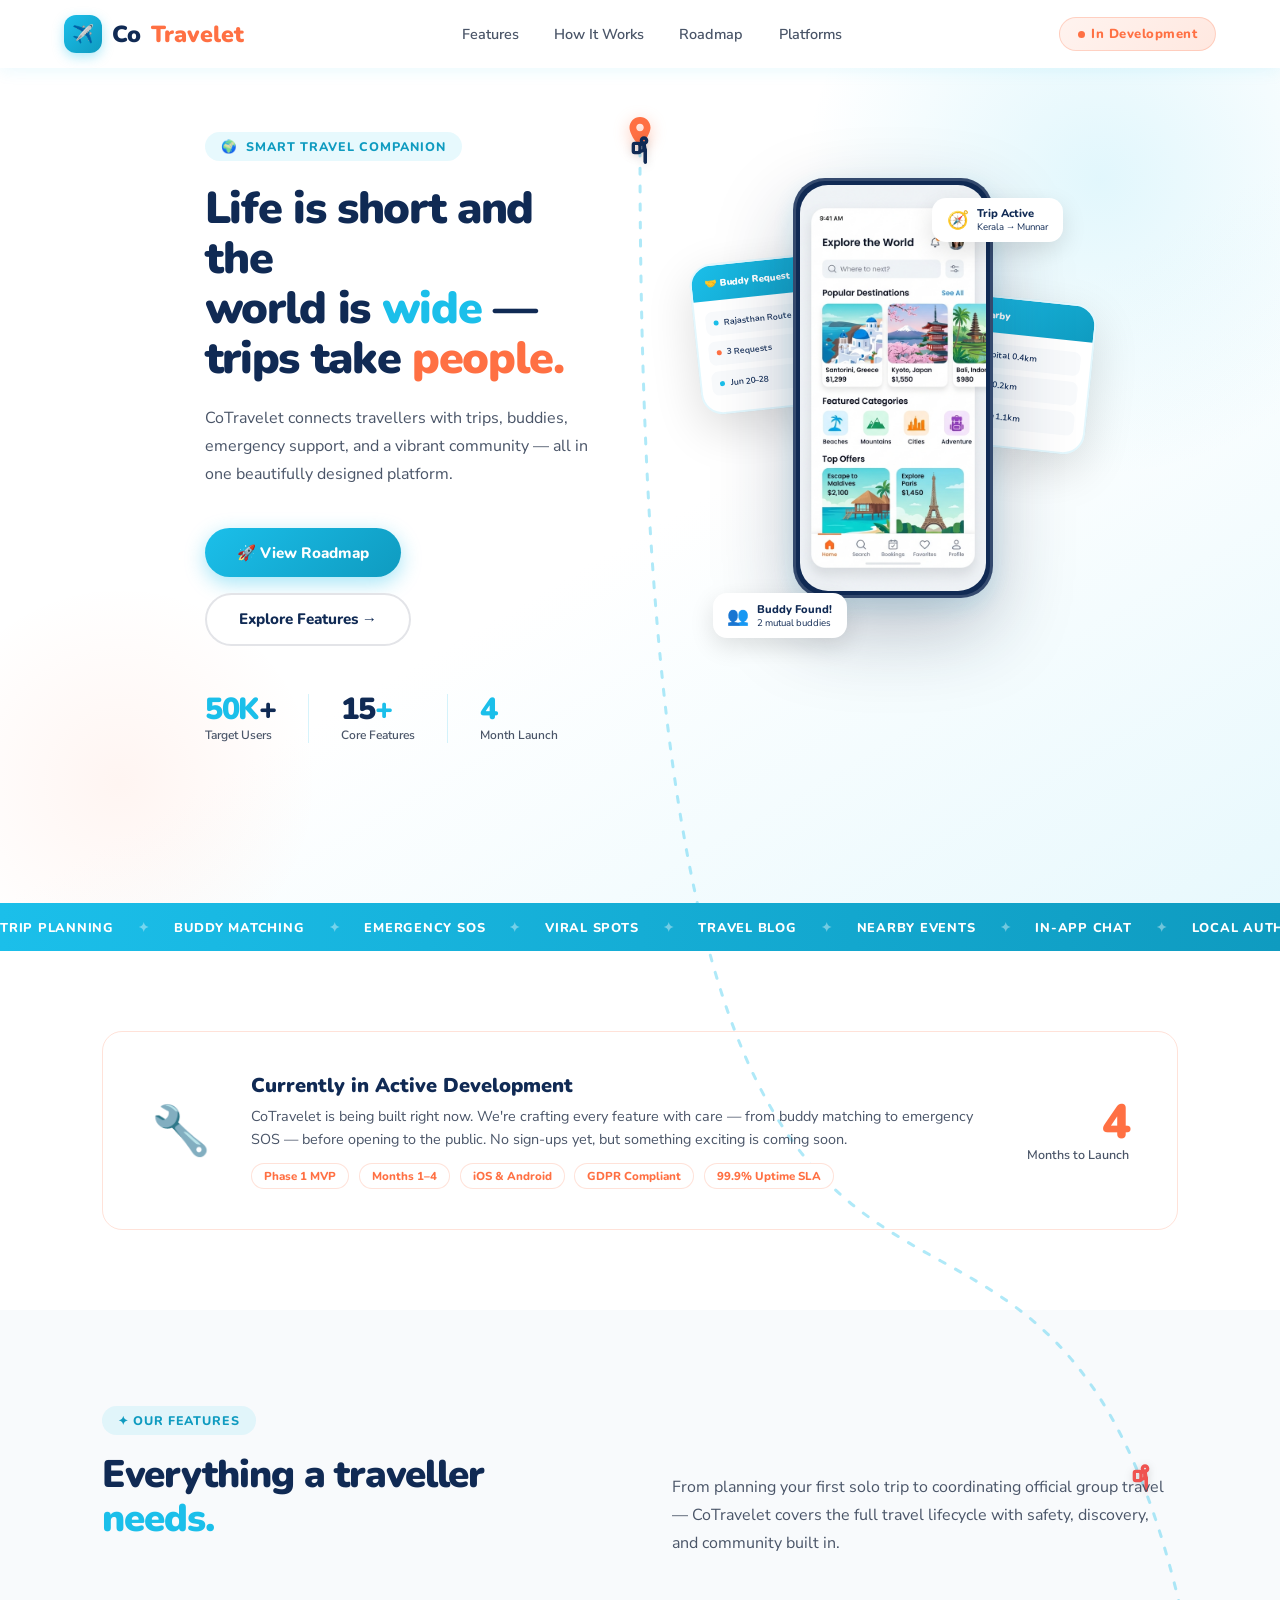
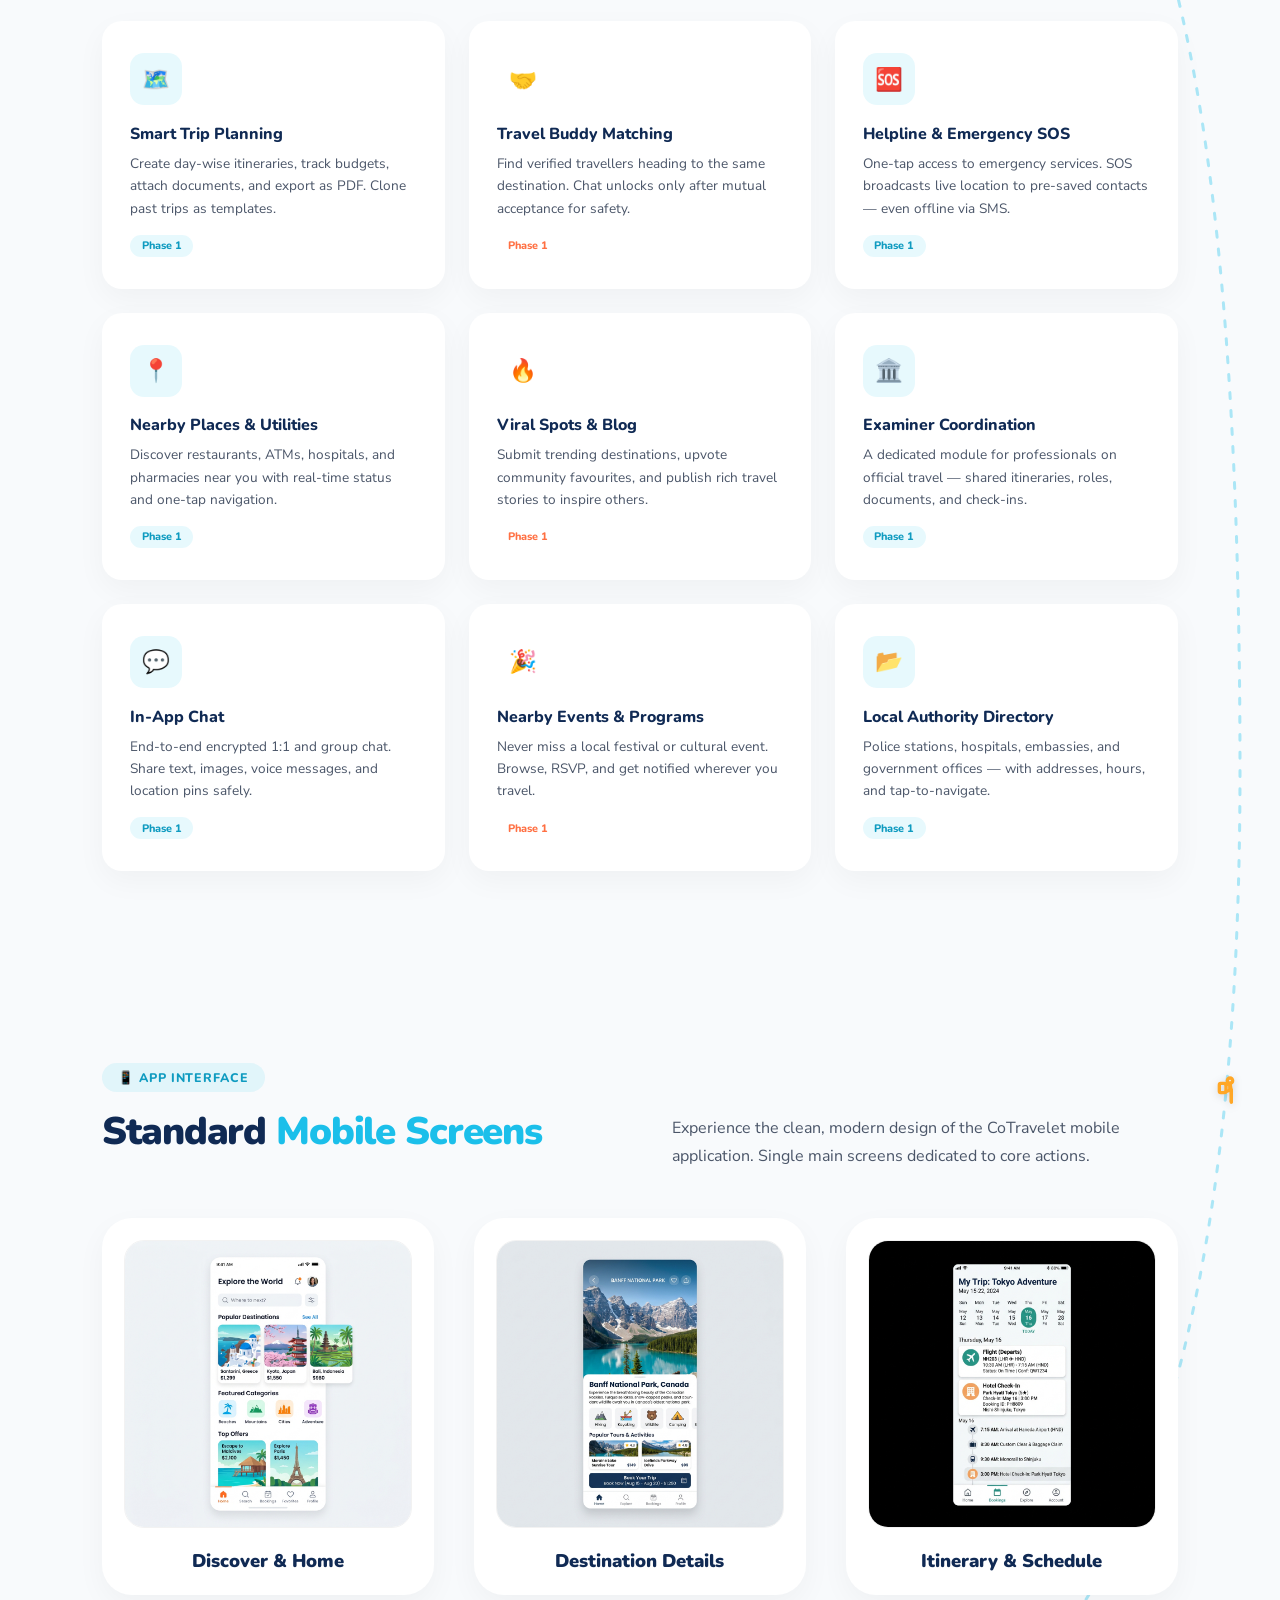
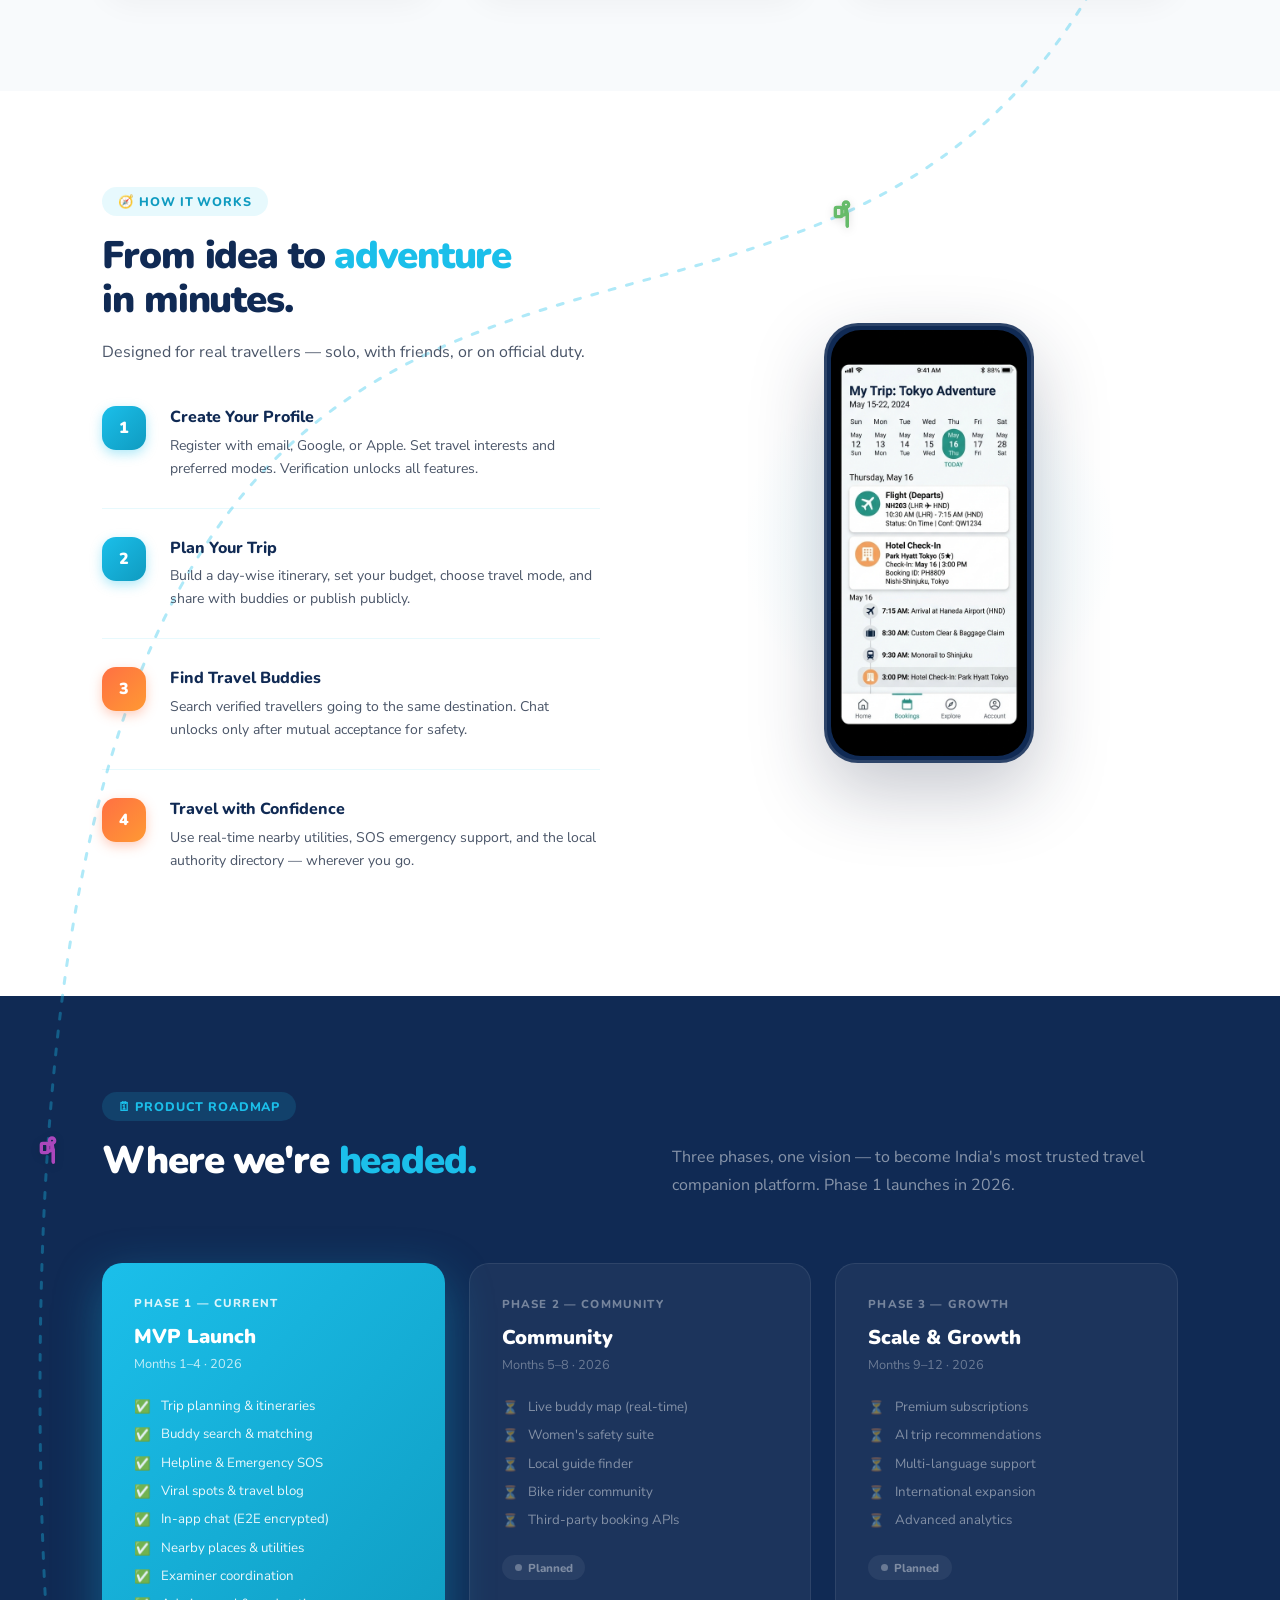
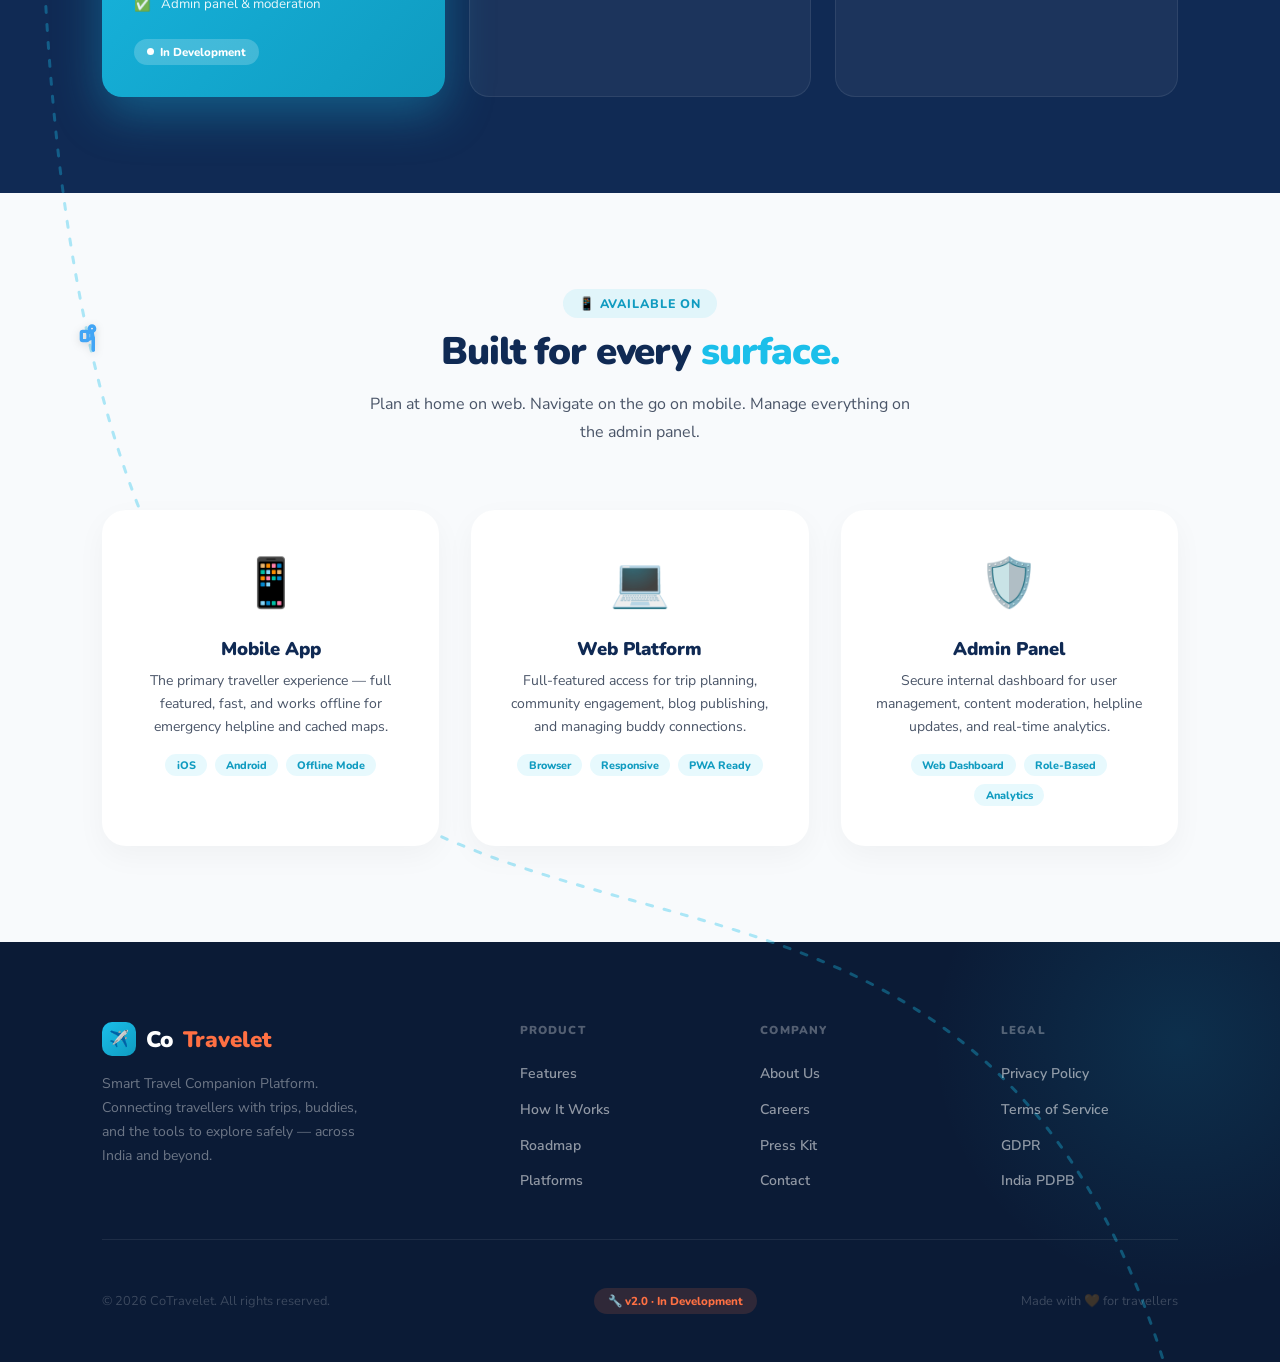
<file: index.html>
<!DOCTYPE html>
<html lang="en">
<head>
<meta charset="UTF-8" />
<meta name="viewport" content="width=device-width, initial-scale=1.0" />
<title>CoTravelet — Smart Travel Companion</title>
<link href="https://fonts.googleapis.com/css2?family=Nunito:wght@400;600;700;800;900&family=Nunito+Sans:wght@300;400;600&display=swap" rel="stylesheet" />
<style>
:root {
  --navy: #102A54;
  --navy2: #0B1B36;
  --sky: #1BBFEA;
  --sky-light: rgba(27, 191, 234, 0.1);
  --sky-dark: #0F9BC0;
  --orange: #FF7043;
  --white: #FFFFFF;
  --gray-bg: #F8FAFC;
  --text: #4A5568;
  --card-shadow: 0 10px 30px rgba(0,0,0,0.04);
}
*, *::before, *::after { box-sizing: border-box; margin: 0; padding: 0; }
html { scroll-behavior: smooth; }
body { font-family: 'Nunito Sans', sans-serif; background: var(--white); color: var(--text); overflow-x: hidden; position: relative; }

nav {
  position: fixed; top: 0; left: 0; right: 0; z-index: 200;
  display: flex; align-items: center; justify-content: space-between;
  padding: 0 5vw; height: 68px;
  background: rgba(255,255,255,0.95);
  backdrop-filter: blur(16px);
  box-shadow: 0 2px 16px rgba(27,191,234,0.10);
}
.nav-logo { display: flex; align-items: center; gap: 10px; font-family: 'Nunito', sans-serif; font-size: 1.45rem; font-weight: 900; color: var(--navy); text-decoration: none; }
.nav-logo .logo-icon { width: 38px; height: 38px; border-radius: 12px; background: linear-gradient(135deg, var(--sky) 0%, var(--sky-dark) 100%); display: flex; align-items: center; justify-content: center; font-size: 1.1rem; box-shadow: 0 4px 12px rgba(27,191,234,0.35); }
.nav-logo .accent { color: var(--orange); }
.nav-links { display: flex; align-items: center; gap: 2.2rem; list-style: none; }
.nav-links a { font-size: 0.9rem; font-weight: 600; color: var(--gray-text); text-decoration: none; transition: color 0.2s; }
.nav-links a:hover { color: var(--sky); }
.nav-badge { background: linear-gradient(135deg, #FFF3EF, #FFE8E0); color: var(--orange); border: 1.5px solid rgba(255,112,67,0.25); padding: 0.45rem 1.1rem; border-radius: 50px; font-family: 'Nunito', sans-serif; font-size: 0.82rem; font-weight: 800; letter-spacing: 0.04em; display: flex; align-items: center; gap: 6px; }
.nav-badge .dot { width: 7px; height: 7px; border-radius: 50%; background: var(--orange); animation: pulse 2s infinite; }
@keyframes pulse { 0%,100%{opacity:1;transform:scale(1);} 50%{opacity:0.5;transform:scale(0.7);} }

.hero { min-height: 100vh; padding-top: 68px; display: grid; grid-template-columns: 1fr 1fr; align-items: center; position: relative; overflow: hidden; background: linear-gradient(150deg, var(--white) 55%, var(--sky-light) 100%); }
.hero-blob { position: absolute; top: -120px; right: -120px; width: 600px; height: 600px; border-radius: 50%; background: radial-gradient(circle, rgba(27,191,234,0.13) 0%, transparent 70%); pointer-events: none; }
.hero-blob2 { position: absolute; bottom: -80px; left: -80px; width: 400px; height: 400px; border-radius: 50%; background: radial-gradient(circle, rgba(255,112,67,0.07) 0%, transparent 70%); pointer-events: none; }
.hero-left { padding: 4rem 3rem 4rem 8vw; position: relative; z-index: 2; }
.hero-tag { display: inline-flex; align-items: center; gap: 8px; background: var(--sky-light); color: var(--sky-dark); border-radius: 50px; padding: 0.38rem 1rem; font-family: 'Nunito', sans-serif; font-size: 0.78rem; font-weight: 800; letter-spacing: 0.08em; text-transform: uppercase; margin-bottom: 1.4rem; }
.hero-title { font-family: 'Nunito', sans-serif; font-size: clamp(2.2rem, 3.5vw, 3.8rem); font-weight: 900; line-height: 1.12; color: var(--navy); letter-spacing: -0.03em; margin-bottom: 1.25rem; }
.hero-title .sky { color: var(--sky); }
.hero-title .orange { color: var(--orange); }
.hero-sub { font-size: 1rem; line-height: 1.75; color: var(--gray-text); max-width: 440px; margin-bottom: 2.5rem; font-weight: 400; }
.hero-actions { display: flex; gap: 1rem; flex-wrap: wrap; margin-bottom: 3rem; }
.btn-sky { background: linear-gradient(135deg, var(--sky) 0%, var(--sky-dark) 100%); color: white; border: none; padding: 0.9rem 2rem; border-radius: 50px; font-family: 'Nunito', sans-serif; font-size: 0.95rem; font-weight: 800; cursor: pointer; box-shadow: 0 6px 20px rgba(27,191,234,0.4); text-decoration: none; display: inline-flex; align-items: center; gap: 8px; transition: transform 0.2s, box-shadow 0.2s; }
.btn-sky:hover { transform: translateY(-2px); box-shadow: 0 10px 28px rgba(27,191,234,0.5); }
.btn-ghost { background: white; color: var(--navy); border: 2px solid rgba(26,35,64,0.12); padding: 0.9rem 2rem; border-radius: 50px; font-family: 'Nunito', sans-serif; font-size: 0.95rem; font-weight: 800; cursor: pointer; text-decoration: none; display: inline-flex; align-items: center; gap: 8px; transition: border-color 0.2s, transform 0.2s; }
.btn-ghost:hover { border-color: var(--sky); color: var(--sky); transform: translateY(-2px); }
.hero-stats { display: flex; gap: 2rem; }
.stat { display: flex; flex-direction: column; padding-right: 2rem; border-right: 1px solid rgba(27,191,234,0.18); }
.stat:last-child { border-right: none; }
.stat-num { font-family: 'Nunito', sans-serif; font-size: 1.9rem; font-weight: 900; color: var(--navy); letter-spacing: -0.04em; line-height: 1; }
.stat-num .sky { color: var(--sky); }
.stat-label { font-size: 0.75rem; color: var(--gray-text); font-weight: 600; margin-top: 3px; }

.hero-right { position: relative; display: flex; align-items: center; justify-content: center; padding: 4rem 5vw 4rem 2rem; z-index: 2; }
.phones-wrap { position: relative; width: 320px; height: 520px; }
.phone-main { position: absolute; left: 50%; top: 0; transform: translateX(-50%); width: 200px; background: var(--navy); border-radius: 32px; overflow: hidden; box-shadow: 0 32px 80px rgba(26,35,64,0.28), 0 8px 24px rgba(27,191,234,0.15); border: 3px solid rgba(255,255,255,0.15); z-index: 2; }
.phone-screen-top { background: linear-gradient(160deg, var(--sky) 0%, #0EA5D4 100%); padding: 1.5rem 1rem 2rem; text-align: center; position: relative; }
.phone-app-name { font-family: 'Nunito', sans-serif; font-size: 0.65rem; font-weight: 900; color: rgba(255,255,255,0.9); letter-spacing: 0.12em; text-transform: uppercase; margin-bottom: 1rem; }
.phone-globe { width: 60px; height: 60px; margin: 0 auto 0.75rem; background: rgba(255,255,255,0.2); border-radius: 50%; display: flex; align-items: center; justify-content: center; font-size: 1.6rem; }
.phone-tagline { font-family: 'Nunito', sans-serif; font-size: 0.7rem; font-weight: 800; color: white; line-height: 1.4; }
.phone-screen-body { background: var(--gray-bg); padding: 1rem 0.75rem; }
.phone-dest-label { font-size: 0.55rem; text-transform: uppercase; letter-spacing: 0.1em; color: var(--gray-text); font-weight: 700; margin-bottom: 0.5rem; }
.phone-card { background: white; border-radius: 10px; padding: 0.6rem; margin-bottom: 0.5rem; display: flex; gap: 0.5rem; align-items: center; box-shadow: 0 2px 8px rgba(0,0,0,0.06); }
.phone-card-img { width: 36px; height: 36px; border-radius: 7px; flex-shrink: 0; display:flex;align-items:center;justify-content:center;font-size:1.1rem; }
.phone-card-sky { background: linear-gradient(135deg, #1BBFEA33, #0EA5D433); }
.phone-card-orange { background: linear-gradient(135deg, #FF704333, #FF993333); }
.phone-card-purple { background: linear-gradient(135deg, #A78BFA33, #7C3AED33); }
.phone-card-inner { flex: 1; }
.phone-card-title { font-family: 'Nunito', sans-serif; font-size: 0.6rem; font-weight: 800; color: var(--navy); }
.phone-card-sub { font-size: 0.52rem; color: var(--gray-text); margin-top: 1px; }
.phone-card-badge { background: var(--sky-light); color: var(--sky-dark); border-radius: 50px; padding: 2px 7px; font-size: 0.48rem; font-weight: 800; }
.phone-sos { background: linear-gradient(135deg, #FF7043, #FF9933); border-radius: 8px; padding: 0.5rem; text-align: center; margin-top: 0.5rem; font-family: 'Nunito', sans-serif; font-size: 0.6rem; font-weight: 900; color: white; letter-spacing: 0.08em; }
.phone-side { position: absolute; width: 148px; background: white; border-radius: 22px; overflow: hidden; box-shadow: 0 16px 48px rgba(0,0,0,0.14); border: 2px solid rgba(27,191,234,0.12); }
.phone-side-left { top: 80px; left: -38px; z-index: 1; transform: rotate(-6deg); }
.phone-side-right { top: 120px; right: -38px; z-index: 1; transform: rotate(6deg); }
.phone-side-head { background: linear-gradient(135deg, var(--sky) 0%, var(--sky-dark) 100%); padding: 0.7rem 0.8rem; }
.phone-side-head-text { font-family: 'Nunito', sans-serif; font-size: 0.6rem; font-weight: 900; color: white; }
.phone-side-inner { padding: 0.65rem; }
.phone-side-row { background: var(--gray-bg); border-radius: 7px; padding: 0.4rem 0.5rem; margin-bottom: 0.4rem; font-size: 0.52rem; color: var(--navy); font-weight: 600; display: flex; align-items: center; gap: 5px; }
.phone-side-dot { width: 5px; height: 5px; border-radius: 50%; background: var(--sky); flex-shrink: 0; }
.phone-side-dot.orange { background: var(--orange); }
.float-badge { position: absolute; background: white; border-radius: 14px; padding: 0.6rem 0.9rem; box-shadow: 0 8px 24px rgba(0,0,0,0.12); display: flex; align-items: center; gap: 8px; z-index: 3; animation: floatBadge 4s ease-in-out infinite; }
.float-badge-1 { top: 20px; right: -10px; animation-delay: 0s; }
.float-badge-2 { bottom: 60px; left: -20px; animation-delay: -2s; }
@keyframes floatBadge { 0%,100%{transform:translateY(0);} 50%{transform:translateY(-8px);} }
.fb-icon { font-size: 1.1rem; }
.fb-text { font-family: 'Nunito', sans-serif; font-size: 0.7rem; font-weight: 800; color: var(--navy); line-height: 1.2; }
.fb-sub { font-size: 0.6rem; color: var(--gray-text); font-weight: 400; }

.ticker-wrap { background: linear-gradient(90deg, var(--sky) 0%, var(--sky-dark) 100%); overflow: hidden; padding: 0.8rem 0; white-space: nowrap; }
.ticker-track { display: inline-flex; animation: ticker 28s linear infinite; }
.ticker-item { display: inline-flex; align-items: center; gap: 1.5rem; padding-right: 3rem; font-family: 'Nunito', sans-serif; font-size: 0.8rem; font-weight: 800; color: white; letter-spacing: 0.06em; text-transform: uppercase; }
.ticker-sep { opacity: 0.4; }
@keyframes ticker { from{transform:translateX(0);} to{transform:translateX(-50%);} }

section { padding: 6rem 8vw; }
.tag-pill { display: inline-flex; align-items: center; gap: 7px; background: var(--sky-light); color: var(--sky-dark); border-radius: 50px; padding: 0.38rem 1rem; font-family: 'Nunito', sans-serif; font-size: 0.78rem; font-weight: 800; letter-spacing: 0.07em; text-transform: uppercase; margin-bottom: 1.1rem; }
.tag-pill.orange-pill { background: var(--orange-light); color: var(--orange); }
.sec-title { font-family: 'Nunito', sans-serif; font-size: clamp(1.9rem, 3vw, 2.8rem); font-weight: 900; color: var(--navy); letter-spacing: -0.03em; line-height: 1.15; margin-bottom: 1rem; }
.sec-title .sky { color: var(--sky); }
.sec-title .orange { color: var(--orange); }
.sec-body { font-size: 1rem; line-height: 1.75; color: var(--gray-text); max-width: 540px; }

#services { background: var(--gray-bg); }
.services-header { display: grid; grid-template-columns: 1fr 1fr; gap: 4rem; align-items: end; margin-bottom: 4rem; }
.services-grid { display: grid; grid-template-columns: repeat(3, 1fr); gap: 1.5rem; }
.svc-card { background: white; border-radius: 20px; padding: 2rem 1.75rem; box-shadow: var(--card-shadow); transition: transform 0.25s, box-shadow 0.25s; position: relative; overflow: hidden; cursor: default; }
.svc-card::before { content: ''; position: absolute; top: 0; left: 0; right: 0; height: 4px; background: linear-gradient(90deg, var(--sky) 0%, var(--sky-dark) 100%); opacity: 0; transition: opacity 0.25s; }
.svc-card:hover { transform: translateY(-6px); box-shadow: 0 20px 50px rgba(27,191,234,0.15); }
.svc-card:hover::before { opacity: 1; }
.svc-card:nth-child(3n-1)::before { background: linear-gradient(90deg, var(--orange), #FF9933); }
.svc-icon-wrap { width: 52px; height: 52px; border-radius: 14px; background: var(--sky-light); display: flex; align-items: center; justify-content: center; font-size: 1.4rem; margin-bottom: 1.1rem; }
.svc-card:nth-child(3n-1) .svc-icon-wrap { background: var(--orange-light); }
.svc-title { font-family: 'Nunito', sans-serif; font-size: 1rem; font-weight: 800; color: var(--navy); margin-bottom: 0.5rem; }
.svc-desc { font-size: 0.85rem; line-height: 1.65; color: var(--gray-text); }
.svc-badge { display: inline-block; margin-top: 0.9rem; background: var(--sky-light); color: var(--sky-dark); border-radius: 50px; padding: 0.22rem 0.7rem; font-family: 'Nunito', sans-serif; font-size: 0.68rem; font-weight: 800; }
.svc-card:nth-child(3n-1) .svc-badge { background: var(--orange-light); color: var(--orange); }

#how { background: var(--white); }
.how-grid { display: grid; grid-template-columns: 1fr 1fr; gap: 5rem; align-items: center; }
.steps { display: flex; flex-direction: column; }
.step-item { display: flex; gap: 1.5rem; padding: 1.75rem 0; border-bottom: 1px solid rgba(27,191,234,0.1); transition: padding-left 0.25s; }
.step-item:first-child { padding-top: 0; }
.step-item:last-child { border-bottom: none; }
.step-item:hover { padding-left: 8px; }
.step-num-wrap { width: 44px; height: 44px; border-radius: 14px; flex-shrink: 0; background: linear-gradient(135deg, var(--sky) 0%, var(--sky-dark) 100%); display: flex; align-items: center; justify-content: center; font-family: 'Nunito', sans-serif; font-size: 1rem; font-weight: 900; color: white; box-shadow: 0 4px 12px rgba(27,191,234,0.35); }
.step-num-wrap.orange { background: linear-gradient(135deg, var(--orange), #FF9933); box-shadow: 0 4px 12px rgba(255,112,67,0.35); }
.step-title { font-family: 'Nunito', sans-serif; font-size: 1rem; font-weight: 800; color: var(--navy); margin-bottom: 0.35rem; }
.step-body { font-size: 0.875rem; line-height: 1.65; color: var(--gray-text); }
.how-visual { position: relative; display: flex; align-items: center; justify-content: center; }
.how-bg-circle { width: 380px; height: 380px; border-radius: 50%; background: radial-gradient(circle, var(--sky-light) 0%, transparent 70%); position: absolute; }
.how-phone { width: 210px; background: var(--navy); border-radius: 34px; overflow: hidden; box-shadow: 0 28px 72px rgba(26,35,64,0.25); border: 3px solid rgba(255,255,255,0.12); position: relative; z-index: 1; }
.how-phone-head { background: linear-gradient(160deg, var(--sky) 0%, var(--sky-dark) 100%); padding: 1.25rem 1rem 2rem; text-align: center; }
.how-scene-illus { font-size: 2.5rem; filter: drop-shadow(0 4px 12px rgba(0,0,0,0.15)); }
.how-phone-title { font-family: 'Nunito', sans-serif; font-size: 0.65rem; font-weight: 900; color: white; margin-top: 0.5rem; }
.how-phone-subtitle { font-size: 0.55rem; color: rgba(255,255,255,0.7); margin-top: 2px; }
.how-phone-body { background: var(--gray-bg); padding: 0.9rem; }
.how-row { background: white; border-radius: 10px; padding: 0.55rem 0.7rem; margin-bottom: 0.45rem; display: flex; align-items: center; gap: 0.55rem; box-shadow: 0 1px 4px rgba(0,0,0,0.04); }
.how-row-dot { width: 8px; height: 8px; border-radius: 50%; background: var(--sky); flex-shrink: 0; }
.how-row-dot.orange { background: var(--orange); }
.how-row-dot.green { background: #22C55E; }
.how-row-text { font-size: 0.58rem; font-weight: 700; color: var(--navy); flex: 1; }
.how-row-tag { background: var(--sky-light); color: var(--sky-dark); border-radius: 50px; padding: 1px 6px; font-size: 0.48rem; font-weight: 800; }
.how-sos-bar { background: linear-gradient(90deg, #FF7043, #FF9933); padding: 0.55rem; border-radius: 8px; margin-top: 0.35rem; text-align: center; font-family: 'Nunito', sans-serif; font-size: 0.58rem; font-weight: 900; color: white; letter-spacing: 0.08em; }

#roadmap { background: var(--navy); }
#roadmap .tag-pill { background: rgba(27,191,234,0.15); color: var(--sky); }
#roadmap .sec-title { color: white; }
#roadmap .sec-body { color: rgba(255,255,255,0.5); }
.roadmap-header { display: grid; grid-template-columns: 1fr 1fr; gap: 4rem; margin-bottom: 4rem; align-items: end; }
.roadmap-grid { display: grid; grid-template-columns: repeat(3, 1fr); gap: 1.5rem; }
.phase-card { border-radius: 20px; padding: 2rem; position: relative; overflow: hidden; transition: transform 0.3s ease, box-shadow 0.3s ease; }
.phase-card:hover { transform: translateY(-6px); }
.phase-card.active { background: linear-gradient(135deg, var(--sky) 0%, var(--sky-dark) 100%); box-shadow: 0 16px 48px rgba(27,191,234,0.35); }
.phase-card.upcoming { background: rgba(255,255,255,0.05); border: 1.5px solid rgba(255,255,255,0.08); }
.phase-label { font-family: 'Nunito', sans-serif; font-size: 0.72rem; font-weight: 800; letter-spacing: 0.1em; text-transform: uppercase; margin-bottom: 0.75rem; }
.phase-card.active .phase-label { color: rgba(255,255,255,0.85); }
.phase-card.upcoming .phase-label { color: rgba(255,255,255,0.4); }
.phase-name { font-family: 'Nunito', sans-serif; font-size: 1.25rem; font-weight: 900; margin-bottom: 0.3rem; color: white; }
.phase-period { font-size: 0.8rem; margin-bottom: 1.5rem; }
.phase-card.active .phase-period { color: rgba(255,255,255,0.75); }
.phase-card.upcoming .phase-period { color: rgba(255,255,255,0.35); }
.phase-features { display: flex; flex-direction: column; gap: 0.55rem; }
.phase-feat { display: flex; align-items: flex-start; gap: 0.6rem; font-size: 0.83rem; line-height: 1.4; }
.phase-card.active .phase-feat { color: rgba(255,255,255,0.9); }
.phase-card.upcoming .phase-feat { color: rgba(255,255,255,0.45); }
.phase-feat-icon { flex-shrink: 0; margin-top: 1px; }
.phase-status { margin-top: 1.5rem; display: inline-flex; align-items: center; gap: 6px; background: rgba(255,255,255,0.2); border-radius: 50px; padding: 0.3rem 0.8rem; font-family: 'Nunito', sans-serif; font-size: 0.72rem; font-weight: 800; color: white; }
.phase-status-dot { width: 7px; height: 7px; border-radius: 50%; background: white; animation: pulse 2s infinite; }
.phase-card.upcoming .phase-status { background: rgba(255,255,255,0.06); color: rgba(255,255,255,0.4); }
.phase-card.upcoming .phase-status-dot { background: rgba(255,255,255,0.3); animation: none; }

.dev-banner { background: linear-gradient(135deg, var(--orange-light) 0%, #FFF8F0 100%); border: 1.5px solid rgba(255,112,67,0.2); border-radius: 20px; padding: 2.5rem 3rem; display: flex; align-items: center; gap: 2.5rem; margin: 0 8vw 5rem; }
.dev-banner-icon { font-size: 3rem; flex-shrink: 0; }
.dev-banner-title { font-family: 'Nunito', sans-serif; font-size: 1.25rem; font-weight: 900; color: var(--navy); margin-bottom: 0.4rem; }
.dev-banner-text { font-size: 0.9rem; color: var(--gray-text); line-height: 1.6; }
.dev-banner-pills { display: flex; gap: 0.6rem; margin-top: 0.75rem; flex-wrap: wrap; }
.dev-pill { background: white; border: 1.5px solid rgba(255,112,67,0.2); color: var(--orange); border-radius: 50px; padding: 0.25rem 0.75rem; font-family: 'Nunito', sans-serif; font-size: 0.72rem; font-weight: 800; }
.dev-banner-right { margin-left: auto; text-align: right; flex-shrink: 0; }
.dev-big-num { font-family: 'Nunito', sans-serif; font-size: 3rem; font-weight: 900; color: var(--orange); line-height: 1; letter-spacing: -0.05em; }
.dev-big-label { font-size: 0.78rem; color: var(--gray-text); font-weight: 600; }

#platforms { background: var(--gray-bg); }
.platforms-header { text-align: center; margin-bottom: 4rem; }
.platforms-header .sec-body { margin: 0 auto; }
.plat-grid { display: grid; grid-template-columns: repeat(3, 1fr); gap: 2rem; }
.plat-card { background: white; border-radius: 24px; padding: 2.5rem 2rem; text-align: center; box-shadow: var(--card-shadow); transition: transform 0.25s; }
.plat-card:hover { transform: translateY(-5px); }
.plat-icon { font-size: 3rem; margin-bottom: 1.25rem; }
.plat-title { font-family: 'Nunito', sans-serif; font-size: 1.15rem; font-weight: 900; color: var(--navy); margin-bottom: 0.5rem; }
.plat-desc { font-size: 0.875rem; color: var(--gray-text); line-height: 1.65; }
.plat-tags { display: flex; gap: 0.5rem; justify-content: center; flex-wrap: wrap; margin-top: 1rem; }
.plat-tag { background: var(--sky-light); color: var(--sky-dark); border-radius: 50px; padding: 0.22rem 0.7rem; font-family: 'Nunito', sans-serif; font-size: 0.68rem; font-weight: 800; }

footer { background: var(--navy2); color: white; padding: 5rem 8vw 3rem; position: relative; overflow: hidden; }
footer::before { content: ''; position: absolute; top: -150px; right: -150px; width: 500px; height: 500px; background: radial-gradient(circle, rgba(27,191,234,0.12) 0%, transparent 70%); border-radius: 50%; pointer-events: none; }
.footer-top { display: grid; grid-template-columns: 2fr 1fr 1fr 1fr; gap: 4rem; margin-bottom: 3rem; padding-bottom: 3rem; border-bottom: 1px solid rgba(255,255,255,0.08); }
.footer-logo { font-family: 'Nunito', sans-serif; font-size: 1.4rem; font-weight: 900; color: white; margin-bottom: 0.9rem; display: flex; align-items: center; gap: 10px; transition: transform 0.3s; }
.footer-logo:hover { transform: scale(1.02); }
.footer-logo .logo-icon { width: 34px; height: 34px; border-radius: 10px; background: linear-gradient(135deg, var(--sky), var(--sky-dark)); display: flex; align-items: center; justify-content: center; font-size: 1rem; }
.footer-logo .accent { color: var(--orange); }
.footer-desc { font-size: 0.875rem; color: rgba(255,255,255,0.4); line-height: 1.7; max-width: 280px; margin-top: 1rem; }
.footer-col-title { font-family: 'Nunito', sans-serif; font-size: 0.72rem; font-weight: 900; text-transform: uppercase; letter-spacing: 0.1em; color: rgba(255,255,255,0.3); margin-bottom: 1.5rem; }
.footer-links { list-style: none; display: flex; flex-direction: column; gap: 0.85rem; }
.footer-links a { font-size: 0.875rem; color: rgba(255,255,255,0.55); text-decoration: none; transition: all 0.25s ease; font-weight: 600; display: inline-block; }
.footer-links a:hover { color: var(--sky); transform: translateX(6px); }
.footer-bottom { display: flex; justify-content: space-between; align-items: center; font-size: 0.8rem; color: rgba(255,255,255,0.2); }
.footer-dev-badge { display: inline-flex; align-items: center; gap: 6px; background: rgba(255,112,67,0.15); color: var(--orange); border-radius: 50px; padding: 0.3rem 0.9rem; font-family: 'Nunito', sans-serif; font-size: 0.72rem; font-weight: 800; }

.reveal { opacity: 0; transform: translateY(22px); transition: opacity 0.65s ease, transform 0.65s ease; }
.reveal.visible { opacity: 1; transform: none; }
.reveal-d1 { transition-delay: 0.1s; }
.reveal-d2 { transition-delay: 0.2s; }
.reveal-d3 { transition-delay: 0.3s; }

@media (max-width: 900px) {
  nav { padding: 0 1.25rem; }
  .nav-links { display: none; }
  section { padding: 4rem 1.25rem; }
  .hero { grid-template-columns: 1fr; }
  .hero-left { padding: 5rem 1.25rem 2rem; }
  .hero-right { padding: 2rem 1.25rem 3rem; }
  .phones-wrap { width: 240px; height: 400px; }
  .phone-main { width: 160px; }
  .phone-side { width: 115px; }
  .services-header, .how-grid, .roadmap-header { grid-template-columns: 1fr; gap: 2rem; }
  .services-grid, .roadmap-grid, .plat-grid { grid-template-columns: 1fr; }
  .footer-top { grid-template-columns: 1fr 1fr; gap: 2rem; }
  .dev-banner { flex-direction: column; margin: 0 1.25rem 3rem; padding: 1.5rem; }
  .dev-banner-right { margin-left: 0; text-align: left; }
}

/* Traveling Animations added */
.bg-animations {
  position: absolute;
  top: 0;
  left: 0;
  width: 100%;
  height: 100vh;
  overflow: hidden;
  z-index: 1;
  pointer-events: none;
}

/* Elevate content above flight route */
.hero-left, .hero-right, 
.services-header, .services-grid, 
.how-grid, .how-visual, .showcase-grid, 
.roadmap-header, .roadmap-grid, .dev-banner,
.platforms-header, .plat-grid, .ticker-wrap, .footer-top, .footer-bottom {
  position: relative;
  z-index: 10;
}

/* Scroll-linked Flight Route */
.flight-route-svg {
  position: absolute;
  top: 0;
  left: 0;
  width: 100%;
  height: 100%;
  z-index: 1;
  pointer-events: none;
  overflow: visible;
}
/* Traveler Animation Styles */
.route-pin {
  position: absolute; z-index: 3; width: 36px; height: 36px;
  transform: translate(-50%, -100%); filter: drop-shadow(0 4px 8px rgba(255,112,67,0.4));
}
.route-pin svg { width: 100%; height: 100%; fill: var(--orange); }

.scroll-travelers {
  position: absolute; top: -20px; left: -20px; z-index: 6; pointer-events: none;
  display: flex; align-items: center; 
  will-change: transform; transition: transform 0.15s linear;
  transform-origin: 20px 50%;
}
.traveler-icon {
  width: 40px; height: 40px; 
  display: flex; align-items: center; justify-content: center;
  opacity: 0; transform: scale(0); margin-left: -20px;
  transition: all 0.4s cubic-bezier(0.175, 0.885, 0.32, 1.275);
}
.traveler-icon:first-child { opacity: 1; transform: scale(1); margin-left: 0; z-index: 10; }
.traveler-icon.visible { opacity: 1; transform: scale(1); margin-left: -18px; }

#t0 { z-index: 6; }
#t1 { z-index: 5; }
#t2 { z-index: 4; }
#t3 { z-index: 3; }
#t4 { z-index: 2; }
#t5 { z-index: 1; }
.traveler-icon svg { width: 32px; height: 32px; fill: none; stroke-width: 2.5; stroke-linecap: round; stroke-linejoin: round; filter: drop-shadow(0 2px 4px rgba(0,0,0,0.15)); }
#t0 svg { stroke: var(--navy); }
#t1 svg { stroke: #EF5350; }
#t2 svg { stroke: #66BB6A; }
#t3 svg { stroke: #FFA726; }
#t4 svg { stroke: #AB47BC; }
#t5 svg { stroke: #42A5F5; }

.waiting-person {
  position: absolute; z-index: 4; width: 40px; height: 40px;
  display: flex; align-items: center; justify-content: center;
  transform: translate(-50%, -50%); transition: all 0.4s ease;
}
.waiting-person.picked-up { opacity: 0; transform: translate(-50%, -50%) scale(0); }
.waiting-person svg { width: 32px; height: 32px; fill: none; stroke-width: 2.5; stroke-linecap: round; stroke-linejoin: round; filter: drop-shadow(0 2px 4px rgba(0,0,0,0.15)); }
#waiting-0 svg { stroke: #EF5350; }
#waiting-1 svg { stroke: #66BB6A; }
#waiting-2 svg { stroke: #FFA726; }
#waiting-3 svg { stroke: #AB47BC; }
#waiting-4 svg { stroke: #42A5F5; }

/* Walking Animations */
.leg1, .leg2 { transform-origin: 16px 13px; }
.arm1, .arm2 { transform-origin: 15px 7px; }

.walking .leg1 { animation: swing1 0.4s infinite alternate ease-in-out; }
.walking .leg2 { animation: swing2 0.4s infinite alternate ease-in-out; }
.walking .arm1 { animation: swing2 0.4s infinite alternate ease-in-out; }
.walking .arm2 { animation: swing1 0.4s infinite alternate ease-in-out; }
.walking .character { animation: bob 0.2s infinite alternate ease-in-out; }

@keyframes swing1 {
  0% { transform: rotate(-30deg); }
  100% { transform: rotate(30deg); }
}
@keyframes swing2 {
  0% { transform: rotate(30deg); }
  100% { transform: rotate(-30deg); }
}
@keyframes bob {
  0% { transform: translateY(0); }
  100% { transform: translateY(-1.5px); }
}

.end-destination {
  position: absolute; z-index: 5; display: flex; align-items: center; gap: 8px;
  background: white; padding: 8px 16px; border-radius: 50px;
  box-shadow: 0 8px 24px rgba(27,191,234,0.2); border: 1px solid rgba(27,191,234,0.4);
  transform: translate(-50%, -50%); opacity: 0; transition: opacity 0.5s;
}
.end-destination.visible { opacity: 1; }
.end-icon { font-size: 1.4rem; }
.end-text { font-family: 'Nunito', sans-serif; font-size: 0.75rem; font-weight: 800; color: var(--navy); line-height: 1.2; text-transform: uppercase; letter-spacing: 0.05em; }
.end-text span { font-size: 0.6rem; color: var(--sky-dark); display: block; text-transform: none; margin-top: 2px; }




/* Screens Showcase Section */
#showcase { background: var(--gray-bg); }
.showcase-grid { display: grid; grid-template-columns: repeat(3, 1fr); gap: 2.5rem; margin-top: 3rem; }
.screen-wrapper { background: white; padding: 1.25rem; border-radius: 30px; box-shadow: var(--card-shadow); transition: all 0.4s cubic-bezier(0.175, 0.885, 0.32, 1.275); cursor: pointer; border: 2px solid transparent; }
.screen-wrapper:hover { transform: translateY(-12px) scale(1.02); box-shadow: 0 24px 60px rgba(27,191,234,0.25); border-color: rgba(27,191,234,0.15); }
.screen-wrapper img { width: 100%; border-radius: 20px; display: block; border: 1px solid rgba(0,0,0,0.05); }
.screen-title { text-align: center; font-family: 'Nunito', sans-serif; font-size: 1.15rem; font-weight: 900; color: var(--navy); margin-top: 1.25rem; transition: color 0.3s; }
.screen-wrapper:hover .screen-title { color: var(--sky); }
</style>
</head>
<body>
<div class="bg-animations">
</div>

<!-- Scroll Route SVG -->
<svg id="flight-route-svg" class="flight-route-svg">
  <path id="flight-path" fill="none" stroke="rgba(27,191,234,0.35)" stroke-width="3" stroke-dasharray="6, 12" stroke-linecap="round" />
</svg>

<!-- Start Pin -->
<div id="start-pin" class="route-pin">
  <svg viewBox="0 0 24 24"><path d="M12 2C8.13 2 5 5.13 5 9c0 5.25 7 13 7 13s7-7.75 7-13c0-3.87-3.13-7-7-7zm0 9.5c-1.38 0-2.5-1.12-2.5-2.5s1.12-2.5 2.5-2.5 2.5 1.12 2.5 2.5-1.12 2.5-2.5 2.5z"/></svg>
</div>

<!-- Waiting Buddies at sections -->
<div id="waiting-0" class="waiting-person"><svg viewBox="0 0 24 24"><g class="character"><circle cx="15" cy="5" r="2"/><path d="M15 7l1 6"/><path class="leg1" d="M16 13v8"/><path class="leg2" d="M16 13v8"/><path class="arm1" d="M15 7v5"/><path class="arm2" d="M15 7v5"/><rect x="7" y="7" width="5" height="7" rx="1"/><path d="M12 8l3-1"/><path d="M12 13l4-1"/></g></svg></div>
<div id="waiting-1" class="waiting-person"><svg viewBox="0 0 24 24"><g class="character"><circle cx="15" cy="5" r="2"/><path d="M15 7l1 6"/><path class="leg1" d="M16 13v8"/><path class="leg2" d="M16 13v8"/><path class="arm1" d="M15 7v5"/><path class="arm2" d="M15 7v5"/><rect x="7" y="7" width="5" height="7" rx="1"/><path d="M12 8l3-1"/><path d="M12 13l4-1"/></g></svg></div>
<div id="waiting-2" class="waiting-person"><svg viewBox="0 0 24 24"><g class="character"><circle cx="15" cy="5" r="2"/><path d="M15 7l1 6"/><path class="leg1" d="M16 13v8"/><path class="leg2" d="M16 13v8"/><path class="arm1" d="M15 7v5"/><path class="arm2" d="M15 7v5"/><rect x="7" y="7" width="5" height="7" rx="1"/><path d="M12 8l3-1"/><path d="M12 13l4-1"/></g></svg></div>
<div id="waiting-3" class="waiting-person"><svg viewBox="0 0 24 24"><g class="character"><circle cx="15" cy="5" r="2"/><path d="M15 7l1 6"/><path class="leg1" d="M16 13v8"/><path class="leg2" d="M16 13v8"/><path class="arm1" d="M15 7v5"/><path class="arm2" d="M15 7v5"/><rect x="7" y="7" width="5" height="7" rx="1"/><path d="M12 8l3-1"/><path d="M12 13l4-1"/></g></svg></div>
<div id="waiting-4" class="waiting-person"><svg viewBox="0 0 24 24"><g class="character"><circle cx="15" cy="5" r="2"/><path d="M15 7l1 6"/><path class="leg1" d="M16 13v8"/><path class="leg2" d="M16 13v8"/><path class="arm1" d="M15 7v5"/><path class="arm2" d="M15 7v5"/><rect x="7" y="7" width="5" height="7" rx="1"/><path d="M12 8l3-1"/><path d="M12 13l4-1"/></g></svg></div>

<!-- The Moving Travelers Group -->
<div id="scroll-travelers" class="scroll-travelers">
  <div class="traveler-icon" id="t0"><svg viewBox="0 0 24 24"><g class="character"><circle cx="15" cy="5" r="2"/><path d="M15 7l1 6"/><path class="leg1" d="M16 13v8"/><path class="leg2" d="M16 13v8"/><path class="arm1" d="M15 7v5"/><path class="arm2" d="M15 7v5"/><rect x="7" y="7" width="5" height="7" rx="1"/><path d="M12 8l3-1"/><path d="M12 13l4-1"/></g></svg></div>
  <div class="traveler-icon hidden" id="t1"><svg viewBox="0 0 24 24"><g class="character"><circle cx="15" cy="5" r="2"/><path d="M15 7l1 6"/><path class="leg1" d="M16 13v8"/><path class="leg2" d="M16 13v8"/><path class="arm1" d="M15 7v5"/><path class="arm2" d="M15 7v5"/><rect x="7" y="7" width="5" height="7" rx="1"/><path d="M12 8l3-1"/><path d="M12 13l4-1"/></g></svg></div>
  <div class="traveler-icon hidden" id="t2"><svg viewBox="0 0 24 24"><g class="character"><circle cx="15" cy="5" r="2"/><path d="M15 7l1 6"/><path class="leg1" d="M16 13v8"/><path class="leg2" d="M16 13v8"/><path class="arm1" d="M15 7v5"/><path class="arm2" d="M15 7v5"/><rect x="7" y="7" width="5" height="7" rx="1"/><path d="M12 8l3-1"/><path d="M12 13l4-1"/></g></svg></div>
  <div class="traveler-icon hidden" id="t3"><svg viewBox="0 0 24 24"><g class="character"><circle cx="15" cy="5" r="2"/><path d="M15 7l1 6"/><path class="leg1" d="M16 13v8"/><path class="leg2" d="M16 13v8"/><path class="arm1" d="M15 7v5"/><path class="arm2" d="M15 7v5"/><rect x="7" y="7" width="5" height="7" rx="1"/><path d="M12 8l3-1"/><path d="M12 13l4-1"/></g></svg></div>
  <div class="traveler-icon hidden" id="t4"><svg viewBox="0 0 24 24"><g class="character"><circle cx="15" cy="5" r="2"/><path d="M15 7l1 6"/><path class="leg1" d="M16 13v8"/><path class="leg2" d="M16 13v8"/><path class="arm1" d="M15 7v5"/><path class="arm2" d="M15 7v5"/><rect x="7" y="7" width="5" height="7" rx="1"/><path d="M12 8l3-1"/><path d="M12 13l4-1"/></g></svg></div>
  <div class="traveler-icon hidden" id="t5"><svg viewBox="0 0 24 24"><g class="character"><circle cx="15" cy="5" r="2"/><path d="M15 7l1 6"/><path class="leg1" d="M16 13v8"/><path class="leg2" d="M16 13v8"/><path class="arm1" d="M15 7v5"/><path class="arm2" d="M15 7v5"/><rect x="7" y="7" width="5" height="7" rx="1"/><path d="M12 8l3-1"/><path d="M12 13l4-1"/></g></svg></div>
</div>

<!-- End Destination -->
<div id="end-destination" class="end-destination">
  <div class="end-icon">🎉</div>
  <div class="end-text">Squad Assembled<br/><span>Ready to Explore!</span></div>
</div>

<nav>
  <a href="#" class="nav-logo">
    <div class="logo-icon">✈️</div>
    Co<span class="accent">Travelet</span>
  </a>
  <ul class="nav-links">
    <li><a href="#services">Features</a></li>
    <li><a href="#how">How It Works</a></li>
    <li><a href="#roadmap">Roadmap</a></li>
    <li><a href="#platforms">Platforms</a></li>
  </ul>
  <div class="nav-badge">
    <span class="dot"></span> In Development
  </div>
</nav>

<section class="hero" id="home">
  <div class="hero-blob"></div>
  <div class="hero-blob2"></div>
  <div class="hero-left">
    <div class="hero-tag"><span>🌍</span> Smart Travel Companion</div>
    <h1 class="hero-title">
      Life is short and the<br/>
      world is <span class="sky">wide</span> —<br/>
      trips take <span class="orange">people.</span>
    </h1>
    <p class="hero-sub">CoTravelet connects travellers with trips, buddies, emergency support, and a vibrant community — all in one beautifully designed platform.</p>
    <div class="hero-actions">
      <a href="#roadmap" class="btn-sky">🚀 View Roadmap</a>
      <a href="#services" class="btn-ghost">Explore Features →</a>
    </div>
    <div class="hero-stats">
      <div class="stat">
        <div class="stat-num"><span class="sky">50K</span>+</div>
        <div class="stat-label">Target Users</div>
      </div>
      <div class="stat">
        <div class="stat-num">15<span class="sky">+</span></div>
        <div class="stat-label">Core Features</div>
      </div>
      <div class="stat">
        <div class="stat-num"><span class="sky">4</span></div>
        <div class="stat-label">Month Launch</div>
      </div>
    </div>
  </div>
  <div class="hero-right">
    <div class="phones-wrap">
      <div class="phone-side phone-side-left">
        <div class="phone-side-head"><div class="phone-side-head-text">🤝 Buddy Request</div></div>
        <div class="phone-side-inner">
          <div class="phone-side-row"><span class="phone-side-dot"></span>Rajasthan Route</div>
          <div class="phone-side-row"><span class="phone-side-dot orange"></span>3 Requests</div>
          <div class="phone-side-row"><span class="phone-side-dot"></span>Jun 20–28</div>
        </div>
      </div>
      <div class="phone-main" style="height: 420px; padding: 4px;">
        <img src="assets/app_home.png" alt="App Home Screen" style="width: 100%; height: 100%; border-radius: 28px; object-fit: cover;" />
      </div>
      <div class="phone-side phone-side-right">
        <div class="phone-side-head"><div class="phone-side-head-text">📍 Nearby</div></div>
        <div class="phone-side-inner">
          <div class="phone-side-row"><span class="phone-side-dot"></span>Hospital 0.4km</div>
          <div class="phone-side-row"><span class="phone-side-dot orange"></span>ATM 0.2km</div>
          <div class="phone-side-row"><span class="phone-side-dot"></span>Police 1.1km</div>
        </div>
      </div>
      <div class="float-badge float-badge-1">
        <div class="fb-icon">🧭</div>
        <div class="fb-text">Trip Active<div class="fb-sub">Kerala → Munnar</div></div>
      </div>
      <div class="float-badge float-badge-2">
        <div class="fb-icon">👥</div>
        <div class="fb-text">Buddy Found!<div class="fb-sub">2 mutual buddies</div></div>
      </div>
    </div>
  </div>
</section>

<div class="ticker-wrap">
  <div class="ticker-track">
    <span class="ticker-item">Trip Planning <span class="ticker-sep">✦</span> Buddy Matching <span class="ticker-sep">✦</span> Emergency SOS <span class="ticker-sep">✦</span> Viral Spots <span class="ticker-sep">✦</span> Travel Blog <span class="ticker-sep">✦</span> Nearby Events <span class="ticker-sep">✦</span> In-App Chat <span class="ticker-sep">✦</span> Local Authority <span class="ticker-sep">✦</span></span>
    <span class="ticker-item">Trip Planning <span class="ticker-sep">✦</span> Buddy Matching <span class="ticker-sep">✦</span> Emergency SOS <span class="ticker-sep">✦</span> Viral Spots <span class="ticker-sep">✦</span> Travel Blog <span class="ticker-sep">✦</span> Nearby Events <span class="ticker-sep">✦</span> In-App Chat <span class="ticker-sep">✦</span> Local Authority <span class="ticker-sep">✦</span></span>
  </div>
</div>

<div class="dev-banner reveal" style="margin-top:5rem;">
  <div class="dev-banner-icon">🔧</div>
  <div>
    <div class="dev-banner-title">Currently in Active Development</div>
    <div class="dev-banner-text">CoTravelet is being built right now. We're crafting every feature with care — from buddy matching to emergency SOS — before opening to the public. No sign-ups yet, but something exciting is coming soon.</div>
    <div class="dev-banner-pills">
      <span class="dev-pill">Phase 1 MVP</span>
      <span class="dev-pill">Months 1–4</span>
      <span class="dev-pill">iOS & Android</span>
      <span class="dev-pill">GDPR Compliant</span>
      <span class="dev-pill">99.9% Uptime SLA</span>
    </div>
  </div>
  <div class="dev-banner-right">
    <div class="dev-big-num">4</div>
    <div class="dev-big-label">Months to Launch</div>
  </div>
</div>

<section id="services">
  <div class="services-header">
    <div>
      <div class="tag-pill reveal">✦ Our Features</div>
      <h2 class="sec-title reveal reveal-d1">Everything a traveller<br/><span class="sky">needs.</span></h2>
    </div>
    <p class="sec-body reveal reveal-d2">From planning your first solo trip to coordinating official group travel — CoTravelet covers the full travel lifecycle with safety, discovery, and community built in.</p>
  </div>
  <div class="services-grid">
    <div class="svc-card reveal"><div class="svc-icon-wrap">🗺️</div><div class="svc-title">Smart Trip Planning</div><p class="svc-desc">Create day-wise itineraries, track budgets, attach documents, and export as PDF. Clone past trips as templates.</p><span class="svc-badge">Phase 1</span></div>
    <div class="svc-card reveal reveal-d1"><div class="svc-icon-wrap">🤝</div><div class="svc-title">Travel Buddy Matching</div><p class="svc-desc">Find verified travellers heading to the same destination. Chat unlocks only after mutual acceptance for safety.</p><span class="svc-badge">Phase 1</span></div>
    <div class="svc-card reveal reveal-d2"><div class="svc-icon-wrap">🆘</div><div class="svc-title">Helpline & Emergency SOS</div><p class="svc-desc">One-tap access to emergency services. SOS broadcasts live location to pre-saved contacts — even offline via SMS.</p><span class="svc-badge">Phase 1</span></div>
    <div class="svc-card reveal"><div class="svc-icon-wrap">📍</div><div class="svc-title">Nearby Places & Utilities</div><p class="svc-desc">Discover restaurants, ATMs, hospitals, and pharmacies near you with real-time status and one-tap navigation.</p><span class="svc-badge">Phase 1</span></div>
    <div class="svc-card reveal reveal-d1"><div class="svc-icon-wrap">🔥</div><div class="svc-title">Viral Spots & Blog</div><p class="svc-desc">Submit trending destinations, upvote community favourites, and publish rich travel stories to inspire others.</p><span class="svc-badge">Phase 1</span></div>
    <div class="svc-card reveal reveal-d2"><div class="svc-icon-wrap">🏛️</div><div class="svc-title">Examiner Coordination</div><p class="svc-desc">A dedicated module for professionals on official travel — shared itineraries, roles, documents, and check-ins.</p><span class="svc-badge">Phase 1</span></div>
    <div class="svc-card reveal"><div class="svc-icon-wrap">💬</div><div class="svc-title">In-App Chat</div><p class="svc-desc">End-to-end encrypted 1:1 and group chat. Share text, images, voice messages, and location pins safely.</p><span class="svc-badge">Phase 1</span></div>
    <div class="svc-card reveal reveal-d1"><div class="svc-icon-wrap">🎉</div><div class="svc-title">Nearby Events & Programs</div><p class="svc-desc">Never miss a local festival or cultural event. Browse, RSVP, and get notified wherever you travel.</p><span class="svc-badge">Phase 1</span></div>
    <div class="svc-card reveal reveal-d2"><div class="svc-icon-wrap">📂</div><div class="svc-title">Local Authority Directory</div><p class="svc-desc">Police stations, hospitals, embassies, and government offices — with addresses, hours, and tap-to-navigate.</p><span class="svc-badge">Phase 1</span></div>
  </div>
</section>

<section id="showcase">
  <div class="services-header" style="margin-bottom: 2rem;">
    <div>
      <div class="tag-pill reveal">📱 App Interface</div>
      <h2 class="sec-title reveal reveal-d1">Standard <span class="sky">Mobile Screens</span></h2>
    </div>
    <p class="sec-body reveal reveal-d2">Experience the clean, modern design of the CoTravelet mobile application. Single main screens dedicated to core actions.</p>
  </div>
  <div class="showcase-grid">
    <div class="screen-wrapper reveal">
      <img src="assets/app_home.png" alt="Home Screen" />
      <div class="screen-title">Discover & Home</div>
    </div>
    <div class="screen-wrapper reveal reveal-d1">
      <img src="assets/app_details.png" alt="Details Screen" />
      <div class="screen-title">Destination Details</div>
    </div>
    <div class="screen-wrapper reveal reveal-d2">
      <img src="assets/app_schedule.png" alt="Schedule Screen" />
      <div class="screen-title">Itinerary & Schedule</div>
    </div>
  </div>
</section>

<section id="how">
  <div class="how-grid">
    <div>
      <div class="tag-pill reveal">🧭 How It Works</div>
      <h2 class="sec-title reveal reveal-d1">From idea to <span class="sky">adventure</span><br/>in minutes.</h2>
      <p class="sec-body reveal reveal-d2" style="margin-bottom:2.5rem;">Designed for real travellers — solo, with friends, or on official duty.</p>
      <div class="steps">
        <div class="step-item reveal">
          <div class="step-num-wrap">1</div>
          <div><div class="step-title">Create Your Profile</div><p class="step-body">Register with email, Google, or Apple. Set travel interests and preferred modes. Verification unlocks all features.</p></div>
        </div>
        <div class="step-item reveal reveal-d1">
          <div class="step-num-wrap">2</div>
          <div><div class="step-title">Plan Your Trip</div><p class="step-body">Build a day-wise itinerary, set your budget, choose travel mode, and share with buddies or publish publicly.</p></div>
        </div>
        <div class="step-item reveal reveal-d2">
          <div class="step-num-wrap orange">3</div>
          <div><div class="step-title">Find Travel Buddies</div><p class="step-body">Search verified travellers going to the same destination. Chat unlocks only after mutual acceptance for safety.</p></div>
        </div>
        <div class="step-item reveal reveal-d3">
          <div class="step-num-wrap orange">4</div>
          <div><div class="step-title">Travel with Confidence</div><p class="step-body">Use real-time nearby utilities, SOS emergency support, and the local authority directory — wherever you go.</p></div>
        </div>
      </div>
    </div>
    <div class="how-visual reveal reveal-d1">
      <div class="how-bg-circle"></div>
      <div class="how-phone" style="height: 440px; padding: 4px;">
        <img src="assets/app_schedule.png" alt="App Schedule Screen" style="width: 100%; height: 100%; border-radius: 30px; object-fit: cover;" />
      </div>
    </div>
  </div>
</section>

<section id="roadmap">
  <div class="roadmap-header">
    <div>
      <div class="tag-pill reveal">🗓 Product Roadmap</div>
      <h2 class="sec-title reveal reveal-d1">Where we're <span class="sky">headed.</span></h2>
    </div>
    <p class="sec-body reveal reveal-d2">Three phases, one vision — to become India's most trusted travel companion platform. Phase 1 launches in 2026.</p>
  </div>
  <div class="roadmap-grid">
    <div class="phase-card active reveal">
      <div class="phase-label">Phase 1 — Current</div>
      <div class="phase-name">MVP Launch</div>
      <div class="phase-period">Months 1–4 · 2026</div>
      <div class="phase-features">
        <div class="phase-feat"><span class="phase-feat-icon">✅</span>Trip planning & itineraries</div>
        <div class="phase-feat"><span class="phase-feat-icon">✅</span>Buddy search & matching</div>
        <div class="phase-feat"><span class="phase-feat-icon">✅</span>Helpline & Emergency SOS</div>
        <div class="phase-feat"><span class="phase-feat-icon">✅</span>Viral spots & travel blog</div>
        <div class="phase-feat"><span class="phase-feat-icon">✅</span>In-app chat (E2E encrypted)</div>
        <div class="phase-feat"><span class="phase-feat-icon">✅</span>Nearby places & utilities</div>
        <div class="phase-feat"><span class="phase-feat-icon">✅</span>Examiner coordination</div>
        <div class="phase-feat"><span class="phase-feat-icon">✅</span>Admin panel & moderation</div>
      </div>
      <div class="phase-status"><span class="phase-status-dot"></span> In Development</div>
    </div>
    <div class="phase-card upcoming reveal reveal-d1">
      <div class="phase-label">Phase 2 — Community</div>
      <div class="phase-name">Community</div>
      <div class="phase-period">Months 5–8 · 2026</div>
      <div class="phase-features">
        <div class="phase-feat"><span class="phase-feat-icon">⏳</span>Live buddy map (real-time)</div>
        <div class="phase-feat"><span class="phase-feat-icon">⏳</span>Women's safety suite</div>
        <div class="phase-feat"><span class="phase-feat-icon">⏳</span>Local guide finder</div>
        <div class="phase-feat"><span class="phase-feat-icon">⏳</span>Bike rider community</div>
        <div class="phase-feat"><span class="phase-feat-icon">⏳</span>Third-party booking APIs</div>
      </div>
      <div class="phase-status"><span class="phase-status-dot"></span> Planned</div>
    </div>
    <div class="phase-card upcoming reveal reveal-d2">
      <div class="phase-label">Phase 3 — Growth</div>
      <div class="phase-name">Scale & Growth</div>
      <div class="phase-period">Months 9–12 · 2026</div>
      <div class="phase-features">
        <div class="phase-feat"><span class="phase-feat-icon">⏳</span>Premium subscriptions</div>
        <div class="phase-feat"><span class="phase-feat-icon">⏳</span>AI trip recommendations</div>
        <div class="phase-feat"><span class="phase-feat-icon">⏳</span>Multi-language support</div>
        <div class="phase-feat"><span class="phase-feat-icon">⏳</span>International expansion</div>
        <div class="phase-feat"><span class="phase-feat-icon">⏳</span>Advanced analytics</div>
      </div>
      <div class="phase-status"><span class="phase-status-dot"></span> Planned</div>
    </div>
  </div>
</section>

<section id="platforms">
  <div class="platforms-header">
    <div class="tag-pill reveal" style="margin:0 auto 0.75rem;">📱 Available On</div>
    <h2 class="sec-title reveal reveal-d1">Built for every <span class="sky">surface.</span></h2>
    <p class="sec-body reveal reveal-d2" style="margin:0.75rem auto 0;">Plan at home on web. Navigate on the go on mobile. Manage everything on the admin panel.</p>
  </div>
  <div class="plat-grid">
    <div class="plat-card reveal">
      <div class="plat-icon">📱</div>
      <div class="plat-title">Mobile App</div>
      <p class="plat-desc">The primary traveller experience — full featured, fast, and works offline for emergency helpline and cached maps.</p>
      <div class="plat-tags"><span class="plat-tag">iOS</span><span class="plat-tag">Android</span><span class="plat-tag">Offline Mode</span></div>
    </div>
    <div class="plat-card reveal reveal-d1">
      <div class="plat-icon">💻</div>
      <div class="plat-title">Web Platform</div>
      <p class="plat-desc">Full-featured access for trip planning, community engagement, blog publishing, and managing buddy connections.</p>
      <div class="plat-tags"><span class="plat-tag">Browser</span><span class="plat-tag">Responsive</span><span class="plat-tag">PWA Ready</span></div>
    </div>
    <div class="plat-card reveal reveal-d2">
      <div class="plat-icon">🛡️</div>
      <div class="plat-title">Admin Panel</div>
      <p class="plat-desc">Secure internal dashboard for user management, content moderation, helpline updates, and real-time analytics.</p>
      <div class="plat-tags"><span class="plat-tag">Web Dashboard</span><span class="plat-tag">Role-Based</span><span class="plat-tag">Analytics</span></div>
    </div>
  </div>
</section>

<footer>
  <div class="footer-top">
    <div>
      <div class="footer-logo"><div class="logo-icon">✈️</div>Co<span class="accent">Travelet</span></div>
      <p class="footer-desc">Smart Travel Companion Platform. Connecting travellers with trips, buddies, and the tools to explore safely — across India and beyond.</p>
    </div>
    <div>
      <div class="footer-col-title">Product</div>
      <ul class="footer-links">
        <li><a href="#services">Features</a></li>
        <li><a href="#how">How It Works</a></li>
        <li><a href="#roadmap">Roadmap</a></li>
        <li><a href="#platforms">Platforms</a></li>
      </ul>
    </div>
    <div>
      <div class="footer-col-title">Company</div>
      <ul class="footer-links">
        <li><a href="#">About Us</a></li>
        <li><a href="#">Careers</a></li>
        <li><a href="#">Press Kit</a></li>
        <li><a href="#">Contact</a></li>
      </ul>
    </div>
    <div>
      <div class="footer-col-title">Legal</div>
      <ul class="footer-links">
        <li><a href="#">Privacy Policy</a></li>
        <li><a href="#">Terms of Service</a></li>
        <li><a href="#">GDPR</a></li>
        <li><a href="#">India PDPB</a></li>
      </ul>
    </div>
  </div>
  <div class="footer-bottom">
    <span>© 2026 CoTravelet. All rights reserved.</span>
    <div class="footer-dev-badge">🔧 v2.0 · In Development</div>
    <span>Made with 🧡 for travellers</span>
  </div>
</footer>

<script>
  const reveals = document.querySelectorAll('.reveal');
  const obs = new IntersectionObserver((entries) => {
    entries.forEach(e => { if (e.isIntersecting) e.target.classList.add('visible'); });
  }, { threshold: 0.08 });
  reveals.forEach(el => obs.observe(el));

  const flightPath = document.getElementById('flight-path');
  const sectionsArr = ['services', 'how', 'showcase', 'roadmap', 'platforms'];
  let waitingPoints = [];

  function drawFlightPath() {
    const w = document.documentElement.scrollWidth;
    const h = document.documentElement.scrollHeight;
    
    const svg = document.getElementById('flight-route-svg');
    if (svg) {
      svg.style.width = w + 'px';
      svg.style.height = h + 'px';
    }
    
    let currentX = w / 2;
    let currentY = 150;
    let path = `M ${currentX} ${currentY} `;
    
    const steps = 8; // More sweeps for extra distance
    const stepY = (h - 250) / steps;
    
    for(let i = 0; i < steps; i++) {
      const isRight = i % 2 === 0;
      // Sweep to the extreme edges (40px padding from the exact left/right screen edge)
      const targetX = (i === steps - 1) ? w / 2 : (isRight ? w - 40 : 40);
      const targetY = currentY + stepY;
      
      // Control points pull vertically very hard (0.85x instead of 0.6x) to make an ultra deep, wide swoop
      const cp1X = currentX;
      const cp1Y = currentY + stepY * 0.85;
      const cp2X = targetX;
      const cp2Y = targetY - stepY * 0.85;
      
      path += `C ${cp1X} ${cp1Y}, ${cp2X} ${cp2Y}, ${targetX} ${targetY} `;
      
      currentX = targetX;
      currentY = targetY;
    }
    
    flightPath.setAttribute('d', path);

    positionElement('start-pin', flightPath.getPointAtLength(0), 0);

    waitingPoints = sectionsArr.map((secId, i) => {
      const sec = document.getElementById(secId);
      if(!sec) return null;
      const targetY = sec.offsetTop + (sec.offsetHeight * 0.15);
      const pt = findPathPointForY(targetY);
      positionElement(`waiting-${i}`, pt, 0);
      return { index: i, length: pt.length, pickedUp: false };
    }).filter(Boolean);

    const totalLen = flightPath.getTotalLength();
    positionElement('end-destination', flightPath.getPointAtLength(totalLen), 40);
  }

  function findPathPointForY(targetY) {
    const len = flightPath.getTotalLength();
    let bestPt = flightPath.getPointAtLength(0);
    bestPt.length = 0;
    let minDiff = Infinity;
    for (let i = 0; i <= 300; i++) {
      const l = (i / 300) * len;
      const pt = flightPath.getPointAtLength(l);
      const diff = Math.abs(pt.y - targetY);
      if (diff < minDiff) {
        minDiff = diff;
        bestPt = pt;
        bestPt.length = l;
      }
    }
    return bestPt;
  }

  function positionElement(id, pt, offsetY) {
    const el = document.getElementById(id);
    if(el && pt) {
      el.style.left = pt.x + 'px';
      el.style.top = (pt.y + offsetY) + 'px';
    }
  }

  function updateAirplanePosition() {
    const scrollY = window.scrollY;
    const maxScroll = Math.max(1, document.documentElement.scrollHeight - window.innerHeight);
    const scrollProgress = Math.min(Math.max(scrollY / maxScroll, 0), 1);
    
    const pathLength = flightPath.getTotalLength();
    if (pathLength === 0) return;
    
    const currentLength = scrollProgress * pathLength;
    const pt = flightPath.getPointAtLength(currentLength);
    
    const lookAheadDist = 5; 
    const ptNext = flightPath.getPointAtLength(Math.min(currentLength + lookAheadDist, pathLength));
    const isMovingLeft = ptNext.x < pt.x;
    const scaleX = isMovingLeft ? -1 : 1;
    
    const travelers = document.getElementById('scroll-travelers');
    if(travelers) {
      travelers.style.transform = `translate(${pt.x}px, ${pt.y}px) scaleX(${scaleX})`;
      travelers.classList.add('walking');
      clearTimeout(window.walkTimeout);
      window.walkTimeout = setTimeout(() => {
        travelers.classList.remove('walking');
      }, 150);
    }

    waitingPoints.forEach(wp => {
      const waitingEl = document.getElementById(`waiting-${wp.index}`);
      const travelerEl = document.getElementById(`t${wp.index + 1}`);
      
      if (!wp.pickedUp && currentLength >= wp.length) {
        wp.pickedUp = true;
        if(waitingEl) waitingEl.classList.add('picked-up');
        if(travelerEl) travelerEl.classList.add('visible');
      } else if (wp.pickedUp && currentLength < wp.length) {
        wp.pickedUp = false;
        if(waitingEl) waitingEl.classList.remove('picked-up');
        if(travelerEl) travelerEl.classList.remove('visible');
      }
    });

    const endDest = document.getElementById('end-destination');
    if(endDest) {
      if(scrollProgress > 0.98) {
        endDest.classList.add('visible');
      } else {
        endDest.classList.remove('visible');
      }
    }
  }

  window.addEventListener('resize', () => {
    drawFlightPath();
    updateAirplanePosition();
  });
  window.addEventListener('scroll', updateAirplanePosition, { passive: true });
  
  // Initial setup after fonts/layout load
  setTimeout(() => {
    drawFlightPath();
    updateAirplanePosition();
  }, 100);
</script>
</body>
</html>
</file>
